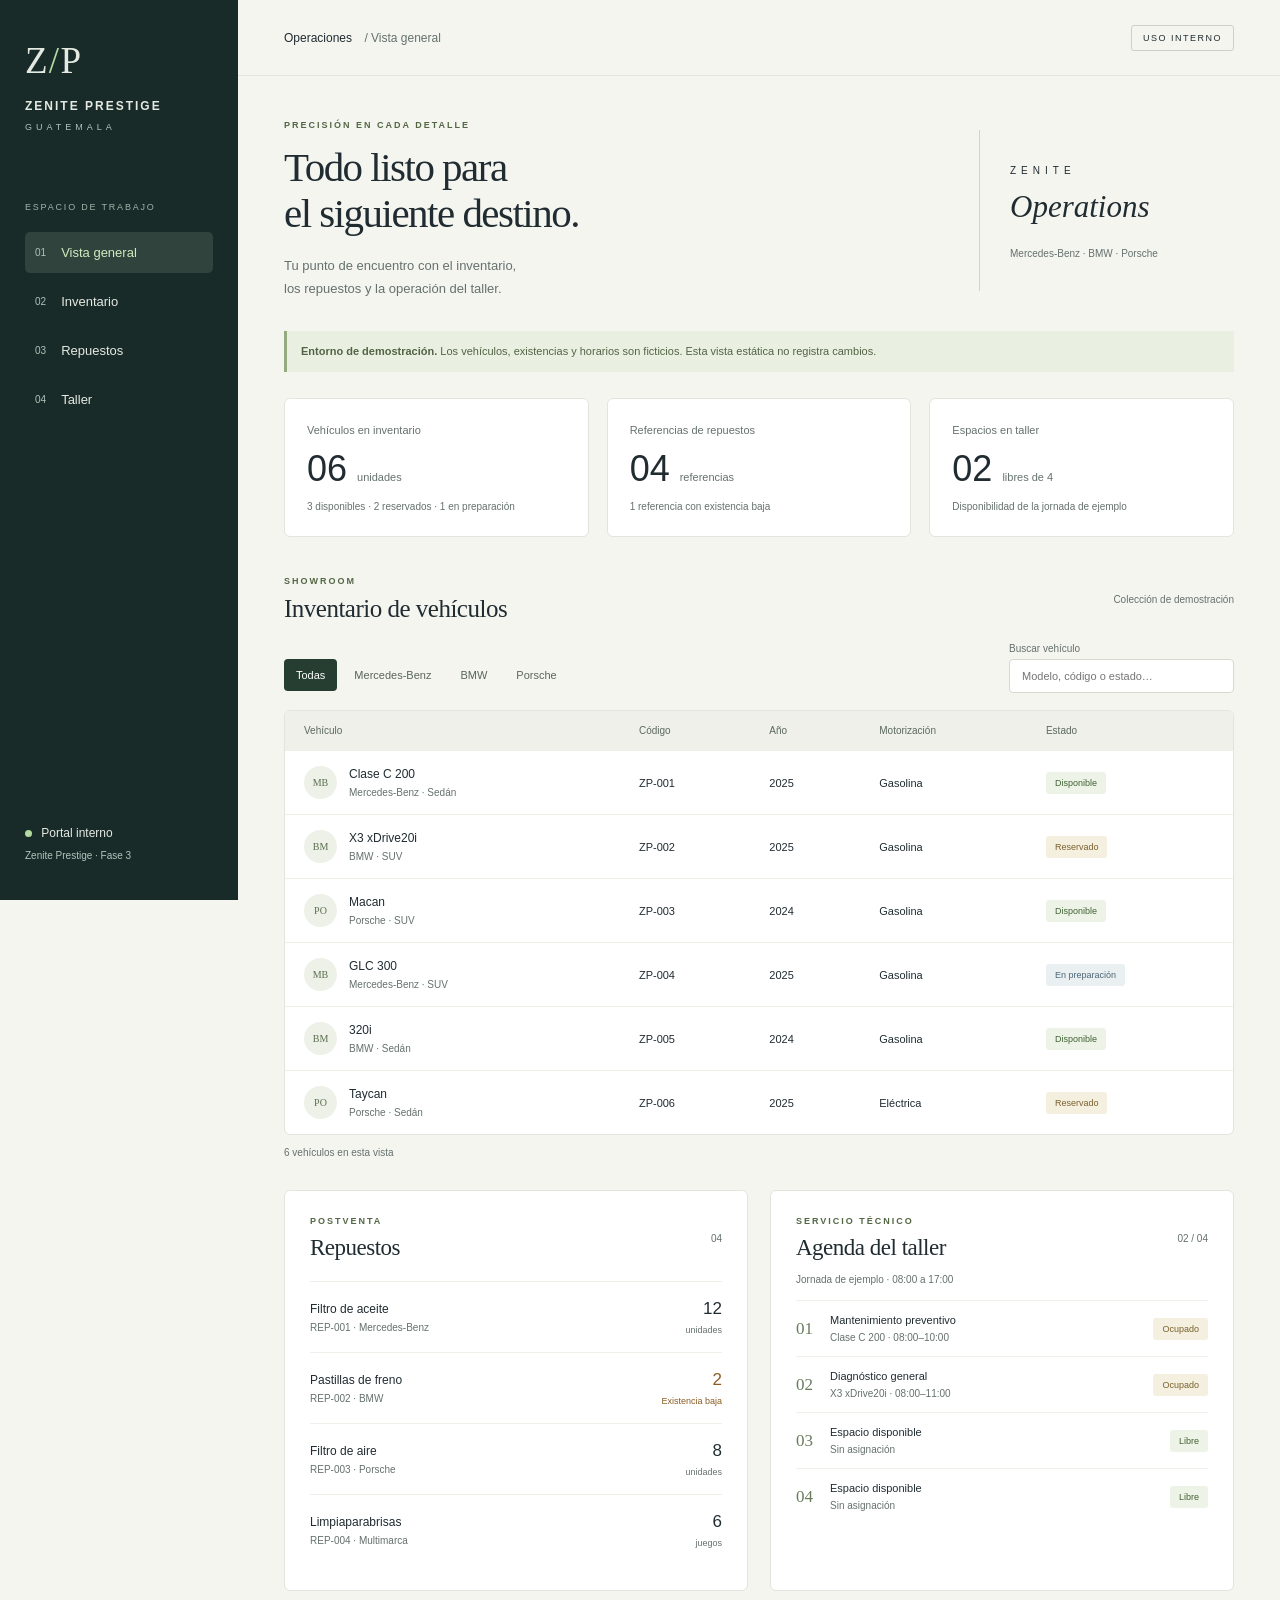
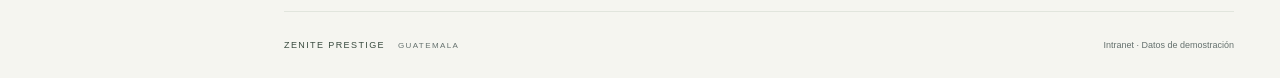
<file: Fase3/configuracion/nginx/index.html>
<!doctype html>
<html lang="es-GT">
<head>
  <meta charset="utf-8">
  <meta name="viewport" content="width=device-width, initial-scale=1">
  <meta name="description" content="Intranet de Zenite Prestige Guatemala: inventario, repuestos y taller.">
  <title>Zenite Prestige | Intranet</title>
  <link rel="stylesheet" href="styles.css">
  <script src="intranet.js" defer></script>
</head>
<body>
  <a class="skip-link" href="#contenido">Ir al contenido</a>
  <aside class="sidebar" aria-label="Navegación principal">
    <a class="brand" href="#inicio" aria-label="Zenite Prestige, inicio">
      <span class="monogram" aria-hidden="true">Z<span> / </span>P</span>
      <span class="brand-name">ZENITE PRESTIGE<small>GUATEMALA</small></span>
    </a>
    <p class="nav-label">ESPACIO DE TRABAJO</p>
    <nav>
      <a href="#inicio"><span aria-hidden="true">01</span> Vista general</a>
      <a href="#inventario"><span aria-hidden="true">02</span> Inventario</a>
      <a href="#repuestos"><span aria-hidden="true">03</span> Repuestos</a>
      <a href="#taller"><span aria-hidden="true">04</span> Taller</a>
    </nav>
    <div class="sidebar-bottom"><span class="status-dot" aria-hidden="true"></span> Portal interno<small>Zenite Prestige · Fase 3</small></div>
  </aside>

  <div class="workspace" id="inicio">
    <header class="topbar"><span>Operaciones <span class="breadcrumb">/ Vista general</span></span><span class="internal-label">USO INTERNO</span></header>
    <main id="contenido">
      <section class="intro" aria-labelledby="welcome">
        <div><p class="eyebrow">PRECISIÓN EN CADA DETALLE</p><h1 id="welcome">Todo listo para<br>el siguiente destino.</h1><p class="intro-copy">Tu punto de encuentro con el inventario,<br class="desktop-break"> los repuestos y la operación del taller.</p></div>
        <div class="edition"><span>ZENITE</span><strong>Operations</strong><small>Mercedes-Benz · BMW · Porsche</small></div>
      </section>

      <p class="demo-notice"><strong>Entorno de demostración.</strong> Los vehículos, existencias y horarios son ficticios. Esta vista estática no registra cambios.</p>

      <section class="metrics" aria-label="Resumen de demostración">
        <article><span class="metric-label">Vehículos en inventario</span><strong>06<span>unidades</span></strong><p>3 disponibles · 2 reservados · 1 en preparación</p></article>
        <article><span class="metric-label">Referencias de repuestos</span><strong>04<span>referencias</span></strong><p>1 referencia con existencia baja</p></article>
        <article><span class="metric-label">Espacios en taller</span><strong>02<span>libres de 4</span></strong><p>Disponibilidad de la jornada de ejemplo</p></article>
      </section>

      <section id="inventario" class="inventory" aria-labelledby="inventory-title">
        <div class="section-heading"><div><p class="eyebrow">SHOWROOM</p><h2 id="inventory-title">Inventario de vehículos</h2></div><span class="section-note">Colección de demostración</span></div>
        <div class="inventory-tools">
          <div class="filters" role="group" aria-label="Filtrar por marca">
            <button type="button" class="selected" data-brand="Todas" aria-pressed="true">Todas</button>
            <button type="button" data-brand="Mercedes-Benz" aria-pressed="false">Mercedes-Benz</button>
            <button type="button" data-brand="BMW" aria-pressed="false">BMW</button>
            <button type="button" data-brand="Porsche" aria-pressed="false">Porsche</button>
          </div>
          <label class="search"><span>Buscar vehículo</span><input id="vehicle-search" type="search" placeholder="Modelo, código o estado…" autocomplete="off"></label>
        </div>
        <noscript><p class="no-script">Activa JavaScript para buscar y filtrar. El inventario completo está disponible abajo.</p></noscript>
        <div class="table-scroll" tabindex="0" role="region" aria-label="Tabla de vehículos; desplázate horizontalmente si es necesario">
          <table>
            <caption class="sr-only">Inventario ficticio de vehículos de Zenite Prestige</caption>
            <thead><tr><th scope="col">Vehículo</th><th scope="col">Código</th><th scope="col">Año</th><th scope="col">Motorización</th><th scope="col">Estado</th></tr></thead>
            <tbody id="vehicles">
              <tr data-brand="Mercedes-Benz"><th scope="row"><span class="vehicle-mark">MB</span><span class="vehicle-name">Clase C 200<small>Mercedes-Benz · Sedán</small></span></th><td>ZP-001</td><td>2025</td><td>Gasolina</td><td><span class="badge available">Disponible</span></td></tr>
              <tr data-brand="BMW"><th scope="row"><span class="vehicle-mark">BM</span><span class="vehicle-name">X3 xDrive20i<small>BMW · SUV</small></span></th><td>ZP-002</td><td>2025</td><td>Gasolina</td><td><span class="badge reserved">Reservado</span></td></tr>
              <tr data-brand="Porsche"><th scope="row"><span class="vehicle-mark">PO</span><span class="vehicle-name">Macan<small>Porsche · SUV</small></span></th><td>ZP-003</td><td>2024</td><td>Gasolina</td><td><span class="badge available">Disponible</span></td></tr>
              <tr data-brand="Mercedes-Benz"><th scope="row"><span class="vehicle-mark">MB</span><span class="vehicle-name">GLC 300<small>Mercedes-Benz · SUV</small></span></th><td>ZP-004</td><td>2025</td><td>Gasolina</td><td><span class="badge preparation">En preparación</span></td></tr>
              <tr data-brand="BMW"><th scope="row"><span class="vehicle-mark">BM</span><span class="vehicle-name">320i<small>BMW · Sedán</small></span></th><td>ZP-005</td><td>2024</td><td>Gasolina</td><td><span class="badge available">Disponible</span></td></tr>
              <tr data-brand="Porsche"><th scope="row"><span class="vehicle-mark">PO</span><span class="vehicle-name">Taycan<small>Porsche · Sedán</small></span></th><td>ZP-006</td><td>2025</td><td>Eléctrica</td><td><span class="badge reserved">Reservado</span></td></tr>
            </tbody>
          </table>
          <p id="empty-state" class="empty-state" hidden>No hay vehículos que coincidan. Prueba otra marca o búsqueda.</p>
        </div>
        <p id="result-count" class="result-count" role="status">6 vehículos en esta vista</p>
      </section>

      <div class="operations-grid">
        <section id="repuestos" class="panel" aria-labelledby="parts-title">
          <div class="section-heading"><div><p class="eyebrow">POSTVENTA</p><h2 id="parts-title">Repuestos</h2></div><span class="number-label">04</span></div>
          <ul class="parts-list">
            <li><span>Filtro de aceite<small>REP-001 · Mercedes-Benz</small></span><span class="stock">12 <small>unidades</small></span></li>
            <li><span>Pastillas de freno<small>REP-002 · BMW</small></span><span class="stock low">2 <small>Existencia baja</small></span></li>
            <li><span>Filtro de aire<small>REP-003 · Porsche</small></span><span class="stock">8 <small>unidades</small></span></li>
            <li><span>Limpiaparabrisas<small>REP-004 · Multimarca</small></span><span class="stock">6 <small>juegos</small></span></li>
          </ul>
        </section>
        <section id="taller" class="panel" aria-labelledby="workshop-title">
          <div class="section-heading"><div><p class="eyebrow">SERVICIO TÉCNICO</p><h2 id="workshop-title">Agenda del taller</h2></div><span class="number-label">02 / 04</span></div>
          <p class="workshop-note">Jornada de ejemplo · 08:00 a 17:00</p>
          <ul class="workshop-list">
            <li><span class="bay">01</span><span>Mantenimiento preventivo<small>Clase C 200 · 08:00–10:00</small></span><span class="badge reserved">Ocupado</span></li>
            <li><span class="bay">02</span><span>Diagnóstico general<small>X3 xDrive20i · 08:00–11:00</small></span><span class="badge reserved">Ocupado</span></li>
            <li><span class="bay">03</span><span>Espacio disponible<small>Sin asignación</small></span><span class="badge available">Libre</span></li>
            <li><span class="bay">04</span><span>Espacio disponible<small>Sin asignación</small></span><span class="badge available">Libre</span></li>
          </ul>
        </section>
      </div>
      <footer><span class="footer-brand">ZENITE PRESTIGE <span>GUATEMALA</span></span><span>Intranet · Datos de demostración</span></footer>
    </main>
  </div>
</body>
</html>
</file>
<file: Fase3/configuracion/nginx/styles.css>
:root {
  color-scheme: light;
  --ink: #202c31;
  --muted: #65716e;
  --paper: #f5f5f0;
  --line: #e1e5dd;
  --accent: #b4d9a1;
  font-family: "Segoe UI", Arial, sans-serif;
  color: var(--ink);
  background: var(--paper);
}
* { box-sizing: border-box; }
html { scroll-behavior: smooth; scroll-padding-top: 24px; }
body { margin: 0; }
a { color: inherit; }
button, input { font: inherit; }
button { cursor: pointer; }
[hidden] { display: none !important; }
:focus-visible { outline: 3px solid #3b6f47; outline-offset: 4px; }
.skip-link { position: fixed; left: 12px; top: -100px; z-index: 10; background: white; padding: 14px; }
.skip-link:focus { top: 12px; }
.sr-only { position: absolute; width: 1px; height: 1px; padding: 0; margin: -1px; overflow: hidden; clip-path: inset(50%); white-space: nowrap; border: 0; }
.sidebar { width: 238px; background: #192b29; color: #e4e9e2; position: fixed; inset: 0 auto 0 0; padding: 39px 25px; display: flex; flex-direction: column; }
.brand { text-decoration: none; display: grid; gap: 17px; margin-bottom: 61px; }
.monogram { font-family: Georgia, serif; font-size: 37px; letter-spacing: -4px; }
.monogram span { font-weight: normal; color: var(--accent); }
.brand-name { font-size: 12px; font-weight: 600; letter-spacing: 2px; }
.brand-name small { display: block; font-size: 9px; font-weight: normal; letter-spacing: 4px; margin-top: 9px; color: #b4c3bc; }
.nav-label { font-size: 9px; letter-spacing: 1.8px; color: #a0b3aa; margin-bottom: 20px; }
nav { display: grid; gap: 8px; }
nav a { display: flex; gap: 15px; align-items: center; text-decoration: none; border-radius: 5px; padding: 13px 10px; font-size: 13px; }
nav a:first-child { background: #30433c; color: #d1ebc1; }
nav a:hover { background: #354941; }
nav a span { color: #b0c2b7; font-size: 10px; }
.sidebar-bottom { margin-top: auto; padding-top: 30px; font-size: 12px; }
.sidebar-bottom small { display: block; color: #b4c3bc; margin-top: 10px; font-size: 10px; }
.status-dot { display: inline-block; width: 7px; height: 7px; border-radius: 50%; background: var(--accent); margin-right: 6px; }
.workspace { margin-left: 238px; }
.topbar { min-height: 76px; border-bottom: 1px solid var(--line); display: flex; align-items: center; justify-content: space-between; padding: 0 46px; font-size: 12px; }
.breadcrumb { color: var(--muted); margin-left: 9px; }
.internal-label { font-size: 9px; letter-spacing: 1.5px; padding: 7px 11px; border: 1px solid #cbd2c5; border-radius: 3px; }
main { max-width: 1450px; margin: auto; padding: 44px 46px 0; }
.intro { display: flex; align-items: center; justify-content: space-between; gap: 28px; margin-bottom: 31px; }
.eyebrow { font-size: 9px; font-weight: 600; letter-spacing: 2px; color: #536745; margin: 0 0 14px; }
h1 { font-family: Georgia, "Times New Roman", serif; font-size: clamp(34px, 3.2vw, 50px); font-weight: 400; line-height: 1.13; letter-spacing: -1.5px; margin: 0 0 17px; }
.intro-copy { color: var(--muted); font-size: 13px; line-height: 1.8; margin: 0; }
.edition { padding: 30px; border-left: 1px solid #ced6c6; min-width: 255px; }
.edition > span { font-size: 10px; letter-spacing: 5px; }
.edition strong { display: block; font-family: Georgia, serif; font-size: 31px; font-style: italic; font-weight: 400; margin: 11px 0 18px; }
.edition small { font-size: 10px; color: var(--muted); }
.demo-notice { font-size: 11px; line-height: 1.7; color: #536345; background: #eaf0e1; border-left: 3px solid #93ab7f; padding: 11px 14px; margin: 0 0 26px; }
.metrics { display: grid; grid-template-columns: repeat(3, minmax(0, 1fr)); gap: 18px; margin-bottom: 39px; }
.metrics article { padding: 21px 22px; border: 1px solid var(--line); background: #fff; border-radius: 6px; }
.metric-label { color: var(--muted); font-size: 11px; }
.metrics strong { display: block; font-size: 36px; font-weight: 400; line-height: 1.7; font-variant-numeric: tabular-nums; }
.metrics strong span { font-size: 11px; color: var(--muted); font-weight: normal; margin-left: 10px; }
.metrics p { font-size: 10px; color: var(--muted); margin: 0; line-height: 1.6; }
.section-heading { display: flex; align-items: center; justify-content: space-between; gap: 16px; margin-bottom: 20px; }
.section-heading .eyebrow { margin-bottom: 9px; }
h2 { font-family: Georgia, "Times New Roman", serif; font-size: 25px; font-weight: 400; letter-spacing: -.5px; margin: 0; }
.section-note { font-size: 10px; color: var(--muted); }
.inventory-tools { display: flex; justify-content: space-between; gap: 20px; align-items: flex-end; margin-bottom: 17px; }
.filters { display: flex; flex-wrap: wrap; gap: 5px; padding-bottom: 2px; }
.filters button { border: 1px solid transparent; background: transparent; color: #58665c; padding: 9px 11px; border-radius: 4px; font-size: 11px; }
.filters button.selected { background: #263d31; color: #fff; }
.filters button:hover { border-color: #899a80; }
.search { display: grid; gap: 5px; font-size: 10px; color: var(--muted); }
.search input { width: 225px; padding: 10px 12px; border: 1px solid #d4dbcd; border-radius: 4px; background: white; font-size: 11px; color: var(--ink); }
.table-scroll { overflow-x: auto; background: white; border: 1px solid var(--line); border-radius: 6px; }
table { width: 100%; border-collapse: collapse; text-align: left; white-space: nowrap; }
thead { background: #eef0e9; color: #5c695f; font-size: 10px; }
thead th { font-weight: 500; padding: 14px 19px; }
tbody th, tbody td { padding: 15px 19px; font-size: 11px; border-top: 1px solid #edf0e8; }
tbody th { font-weight: 400; }
tbody tr:hover { background: #f9fbf5; }
.vehicle-mark { display: inline-flex; width: 33px; height: 33px; align-items: center; justify-content: center; background: #eef1e8; border-radius: 50%; color: #5c6f4f; font-family: Georgia, serif; font-size: 10px; vertical-align: middle; margin-right: 12px; }
.vehicle-name { display: inline-block; vertical-align: middle; font-size: 12px; }
.vehicle-name small { display: block; font-size: 10px; color: var(--muted); margin-top: 6px; }
.badge { display: inline-block; padding: 6px 9px; border-radius: 3px; font-size: 9px; white-space: nowrap; }
.available { background: #edf4e7; color: #3e6033; }
.reserved { background: #f5efdf; color: #78612c; }
.preparation { background: #eaf0f2; color: #4b6674; }
.result-count { color: var(--muted); font-size: 10px; margin: 12px 0 32px; }
.empty-state, .no-script { padding: 15px; font-size: 12px; color: var(--muted); }
.operations-grid { display: grid; grid-template-columns: 1fr 1fr; gap: 22px; }
.panel { border: 1px solid var(--line); background: white; border-radius: 6px; padding: 25px; min-width: 0; }
.panel h2 { font-size: 23px; }
.number-label { font-size: 10px; color: var(--muted); font-variant-numeric: tabular-nums; }
.parts-list, .workshop-list { list-style: none; margin: 0; padding: 0; }
.parts-list li { display: flex; justify-content: space-between; align-items: center; gap: 12px; border-top: 1px solid #edf0e8; padding: 17px 0; font-size: 12px; }
.parts-list li > span > small, .workshop-list li > span > small { display: block; font-size: 10px; color: var(--muted); margin-top: 6px; }
.parts-list .stock { font-size: 17px; text-align: right; }
.parts-list .stock small { font-size: 9px; }
.parts-list .low, .parts-list .low small { color: #8a5b20; }
.workshop-note { color: var(--muted); font-size: 10px; margin: -7px 0 15px; }
.workshop-list li { display: flex; align-items: center; gap: 12px; padding: 13px 0; border-top: 1px solid #edf0e8; font-size: 11px; }
.workshop-list li .badge { margin-left: auto; }
.bay { color: #687b5d; font-family: Georgia, serif; font-size: 17px; min-width: 22px; }
footer { display: flex; justify-content: space-between; gap: 20px; padding: 28px 0; margin-top: 20px; border-top: 1px solid var(--line); font-size: 9px; color: var(--muted); }
.footer-brand { letter-spacing: 1.4px; color: #394b3f; }
.footer-brand span { color: var(--muted); margin-left: 9px; font-size: 8px; }
@media (min-width: 1500px) { main { padding-top: 55px; } .intro { margin-bottom: 40px; } }
@media (max-width: 1150px) {
  .sidebar { width: 210px; padding-inline: 20px; }
  .workspace { margin-left: 210px; }
  main { padding: 32px 27px 0; }
  .topbar { padding-inline: 27px; }
  .edition { min-width: 200px; padding: 22px; }
  .edition small { font-size: 9px; }
  .metrics { gap: 12px; }
  .metrics article { padding: 16px; }
  .inventory-tools { align-items: stretch; flex-direction: column; gap: 8px; }
  .search input { width: 100%; }
  .operations-grid { grid-template-columns: 1fr; }
}
@media (max-width: 760px) {
  .sidebar { position: static; width: auto; padding: 20px; }
  .brand { margin-bottom: 22px; display: flex; gap: 20px; align-items: center; }
  .monogram { font-size: 30px; }
  .brand-name { font-size: 11px; }
  .brand-name small { font-size: 8px; margin-top: 5px; }
  .nav-label, .sidebar-bottom { display: none; }
  nav { display: flex; gap: 5px; flex-wrap: wrap; }
  nav a { padding: 9px; font-size: 11px; }
  nav a span { display: none; }
  .workspace { margin-left: 0; }
  .topbar { min-height: 57px; padding-inline: 20px; font-size: 10px; }
  main { padding: 28px 20px 0; }
  h1 { font-size: 38px; }
  .intro { margin-bottom: 25px; }
  .edition { display: none; }
  .metrics { grid-template-columns: 1fr; gap: 10px; margin-bottom: 30px; }
  .metrics article { padding: 17px 20px; }
  .metrics strong { line-height: 1.5; }
  .section-note { display: none; }
  h2 { font-size: 23px; }
  .panel { padding: 20px; }
  .filters { gap: 2px; }
  .filters button { padding: 9px; font-size: 10px; }
  .workshop-list li { gap: 8px; }
  .workshop-list li > span > small { font-size: 9px; }
  footer { flex-direction: column; gap: 12px; }
}
@media (prefers-reduced-motion: reduce) { html { scroll-behavior: auto; } }
</file>
